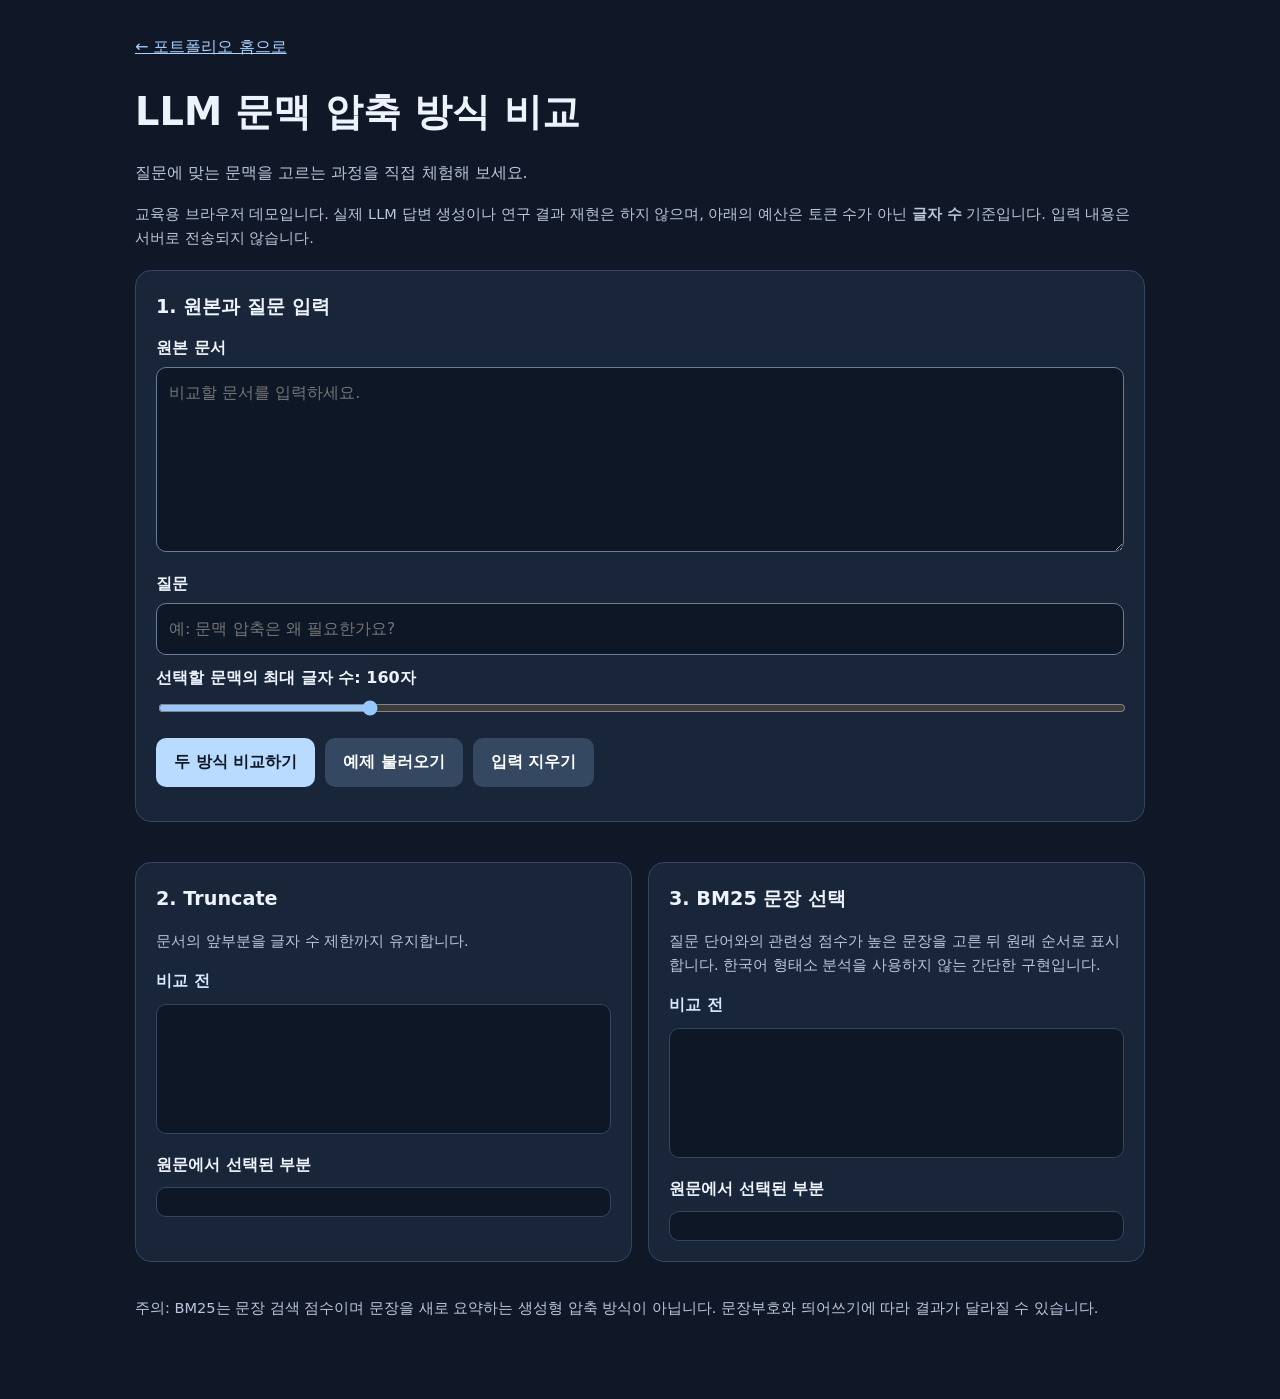
<file: site/static/demo/index.html>
<!doctype html>
<html lang="ko">
<head>
  <meta charset="utf-8">
  <meta name="viewport" content="width=device-width, initial-scale=1">
  <meta name="description" content="Truncate와 BM25를 비교하는 문맥 선택 교육용 데모">
  <title>LLM 문맥 압축 데모 | My Portfolio</title>
  <style>
    :root {color-scheme:dark; font-family:system-ui,'Malgun Gothic',sans-serif; background:#101827; color:#edf3fc}
    * {box-sizing:border-box}
    body {margin:0; line-height:1.65}
    main {max-width:1050px; margin:auto; padding:34px 20px 64px}
    a {color:#a9d0ff}
    h1 {font-size:clamp(1.6rem,4vw,2.4rem); margin:20px 0 8px}
    h2 {font-size:1.2rem; margin:0 0 12px}
    .muted {color:#b9c6db}
    .panel {background:#192538; border:1px solid #34465f; border-radius:16px; padding:20px; margin:20px 0}
    .grid {display:grid; grid-template-columns:1fr 1fr; gap:16px}
    textarea,input[type=text] {width:100%; border:1px solid #697d97; background:#0e1726; color:#fff; border-radius:10px; padding:12px; font:inherit}
    textarea {min-height:185px; resize:vertical}
    label {display:block; font-weight:700; margin:10px 0 6px}
    input[type=range] {width:100%; accent-color:#96c7ff}
    button {background:#b9dbff; border:0; color:#101827; padding:11px 18px; border-radius:10px; font:inherit; font-weight:700; cursor:pointer}
    button.secondary {background:#344862; color:#fff}
    button:hover {filter:brightness(1.08)}
    :focus-visible {outline:3px solid #ffdb7b; outline-offset:3px}
    .actions {display:flex; flex-wrap:wrap; gap:10px; margin-top:14px}
    .result {white-space:pre-wrap; overflow-wrap:anywhere; background:#0e1726; border:1px solid #34465f; border-radius:10px; padding:14px; min-height:130px}
    .coverage-graph {margin:0 0 14px}
    .coverage-track {height:12px; border-radius:999px; background:#344862; overflow:hidden}
    .coverage-fill {height:100%; background:#96c7ff; border-radius:999px}
    .preview-title {font-size:1rem; margin:18px 0 8px}
    .source-preview {white-space:pre-wrap; overflow-wrap:anywhere; padding:14px; border:1px solid #34465f; border-radius:10px; background:#0e1726; font-size:.9rem}
    .source-preview mark {background:#96c7ff; color:#101827; border-radius:3px}
    .stats {font-weight:700; color:#d4eaff; margin-bottom:10px}
    .note {font-size:.91rem; color:#b9c6db}
    @media(max-width:720px) {.grid {grid-template-columns:1fr} main {padding:20px 14px 48px} .panel{padding:15px}}
  </style>
</head>
<body>
<main>
  <a href="../">← 포트폴리오 홈으로</a>
  <h1>LLM 문맥 압축 방식 비교</h1>
  <p class="muted">질문에 맞는 문맥을 고르는 과정을 직접 체험해 보세요.</p>
  <p class="note">교육용 브라우저 데모입니다. 실제 LLM 답변 생성이나 연구 결과 재현은 하지 않으며, 아래의 예산은 토큰 수가 아닌 <strong>글자 수</strong> 기준입니다. 입력 내용은 서버로 전송되지 않습니다.</p>
  <section class="panel" aria-labelledby="input-title">
    <h2 id="input-title">1. 원본과 질문 입력</h2>
    <label for="context">원본 문서</label>
    <textarea id="context" maxlength="20000" placeholder="비교할 문서를 입력하세요."></textarea>
    <label for="question">질문</label>
    <input id="question" type="text" maxlength="300" placeholder="예: 문맥 압축은 왜 필요한가요?">
    <label for="budget">선택할 문맥의 최대 글자 수: <output id="budget-value" for="budget">160</output>자</label>
    <input id="budget" type="range" min="40" max="600" step="20" value="160">
    <div class="actions">
      <button type="button" id="compare">두 방식 비교하기</button>
      <button type="button" id="example" class="secondary">예제 불러오기</button>
      <button type="button" id="clear" class="secondary">입력 지우기</button>
    </div>
    <p class="note" id="message" role="status" aria-live="polite"></p>
  </section>
  <section class="grid" aria-label="압축 결과 비교">
    <div class="panel">
      <h2>2. Truncate</h2>
      <p class="note">문서의 앞부분을 글자 수 제한까지 유지합니다.</p>
      <div id="truncate-stats" class="stats">비교 전</div>
      <div id="truncate-result" class="result" aria-live="polite"></div>
      <h3 class="preview-title">원문에서 선택된 부분</h3>
      <div id="truncate-preview" class="source-preview"></div>
    </div>
    <div class="panel">
      <h2>3. BM25 문장 선택</h2>
      <p class="note">질문 단어와의 관련성 점수가 높은 문장을 고른 뒤 원래 순서로 표시합니다. 한국어 형태소 분석을 사용하지 않는 간단한 구현입니다.</p>
      <div id="bm25-stats" class="stats">비교 전</div>
      <div id="bm25-result" class="result" aria-live="polite"></div>
      <h3 class="preview-title">원문에서 선택된 부분</h3>
      <div id="bm25-preview" class="source-preview"></div>
    </div>
  </section>
  <p class="note">주의: BM25는 문장 검색 점수이며 문장을 새로 요약하는 생성형 압축 방식이 아닙니다. 문장부호와 띄어쓰기에 따라 결과가 달라질 수 있습니다.</p>
</main>
<script src="./truncate.js"></script>
<script src="./bm25.js"></script>
<script>
'use strict';
const $ = id => document.getElementById(id);
function highlightQuestionTerms(container, text, question) {
  const terms = new Set(tokenize(question));
  container.textContent = '';

  for (const part of text.split(/([가-힣a-z0-9]+)/gi)) {
    if (!part) continue;

    if (terms.has(part.toLowerCase())) {
      const mark = document.createElement('mark');
      mark.textContent = part;
      mark.style.backgroundColor = '#fde68a';
      mark.style.color = '#111827';
      mark.style.borderRadius = '3px';
      container.appendChild(mark);
    } else {
      container.appendChild(document.createTextNode(part));
    }
  }
}
function renderSourcePreview(name, original, selected) {
  const container = $(name + '-preview');
  container.textContent = '';

  const ranges = [];

  if (name === 'truncate') {
    if (selected.length) ranges.push([0, selected.length]);
  } else {
    const selectedIndices = new Set(bm25SelectedScores.map(item => item.index - 1));
    const regex = /[^.!?\n]+[.!?]?/g;
    let match;
    let sentenceIndex = 0;

    while ((match = regex.exec(original)) !== null) {
      const sentence = match[0].trim();
      if (!sentence) continue;

      if (selectedIndices.has(sentenceIndex)) {
        const start = match.index + match[0].indexOf(sentence);
        ranges.push([start, start + sentence.length]);
      }
      sentenceIndex++;
    }
  }

  let position = 0;
  for (const [start, end] of ranges) {
    container.appendChild(document.createTextNode(original.slice(position, start)));

    const mark = document.createElement('mark');
    mark.textContent = original.slice(start, end);
    container.appendChild(mark);

    position = end;
  }

  container.appendChild(document.createTextNode(original.slice(position)));
}
function updateResult(name, original, selected) {
  if (name === 'bm25' && selected) {
    highlightQuestionTerms($(name+'-result'), selected, $('question').value);

    const scoreInfo = document.createElement('div');
    scoreInfo.style.marginTop = '16px';
    scoreInfo.style.fontSize = '0.85em';
    scoreInfo.style.color = '#b8cbe5';

    const scores = [...bm25SelectedScores].sort((a, b) => b.score - a.score);
    scoreInfo.textContent = '선택 문장별 BM25 점수 (높은 순): ' +
      scores.map(item =>
        `원문 ${item.index}번째 문장 ${item.score.toFixed(3)}점`
      ).join(' / ');

    $(name+'-result').appendChild(scoreInfo);
  } else {
  $(name+'-result').textContent=selected || (name === 'bm25' ? '질문과 일치하는 단어가 없어 문장을 선택하지 못했거나, 선택 가능한 문장이 글자 수 제한을 초과했습니다. 질문 또는 글자 수 제한을 조정해 주세요.' : '선택된 문장이 없습니다.');
  }
  const reduction=original.length ? Math.round(100*(1-selected.length/original.length)) : 0;
  const questionTerms = new Set(tokenize($('question').value));
  const selectedTerms = new Set(tokenize(selected));
  const matchedCount = [...questionTerms].filter(term => selectedTerms.has(term)).length;
  $(name+'-stats').textContent =
    `${original.length}자 → ${selected.length}자 · 길이 감소 ${reduction}% · 질문 일치 단어 ${matchedCount}/${questionTerms.size}개`;

  const coverage = questionTerms.size ? Math.round(100 * matchedCount / questionTerms.size) : 0;
  const graph = document.createElement('div');
  graph.className = 'coverage-graph';

  const track = document.createElement('div');
  track.className = 'coverage-track';
  track.setAttribute('role', 'progressbar');
  track.setAttribute('aria-label', '질문 일치 단어 비율');
  track.setAttribute('aria-valuemin', '0');
  track.setAttribute('aria-valuemax', '100');
  track.setAttribute('aria-valuenow', String(coverage));

  const fill = document.createElement('div');
  fill.className = 'coverage-fill';
  fill.style.width = coverage + '%';
  track.appendChild(fill);

  const label = document.createElement('div');
  label.className = 'note';
  label.textContent = `질문 일치율 ${coverage}%`;

  graph.appendChild(track);
  graph.appendChild(label);

  const stats = $(name+'-stats');
  const oldGraph = stats.parentElement.querySelector('.coverage-graph');
  if (oldGraph) oldGraph.remove();
  stats.insertAdjacentElement('afterend', graph);
}
$('budget').addEventListener('input',()=>{$('budget-value').textContent=$('budget').value;});
$('example').addEventListener('click',()=>{
  $('context').value='긴 문서를 언어 모델에 그대로 전달하면 입력 토큰이 많아집니다. 문맥 압축은 필요한 정보를 선별해 입력 길이를 줄이는 접근입니다. Truncate는 문서 앞부분부터 일정 길이까지만 유지합니다. 따라서 중요한 내용이 뒤에 있으면 누락될 수 있습니다. BM25는 질문의 단어와 문장 사이의 관련성을 계산하는 검색 기법입니다. BM25를 사용하면 질문과 가까운 문장을 우선 선택할 수 있습니다. 다만 질문의 의미를 깊게 이해하거나 답변 정확도를 보장하지는 않습니다.';
  $('question').value='BM25는 질문과 관련된 문장을 어떻게 선택하나요?';
  $('message').textContent='예제 문서를 불러왔습니다. 비교하기를 눌러주세요.';
});
$('clear').addEventListener('click',()=>{
  $('context').value='';$('question').value='';$('message').textContent='입력을 지웠습니다.';
  for(const name of ['truncate','bm25']) {
    $(name+'-result').textContent='';
    $(name+'-stats').textContent='비교 전';
    const graph = $(name+'-stats').parentElement.querySelector('.coverage-graph');
    if (graph) graph.remove();
    $(name + '-preview').textContent = '';
  }
});
function invalidateResults() {
  for (const name of ['truncate', 'bm25']) {
    $(name + '-result').textContent = '';
    $(name + '-stats').textContent = '비교 전';
    const graph = $(name + '-stats').parentElement.querySelector('.coverage-graph');
    if (graph) graph.remove();
    $(name + '-preview').textContent = '';
  }
  $('message').textContent = '입력 내용이 변경되었습니다. 다시 비교해 주세요.';
}

$('context').addEventListener('input', invalidateResults);
$('question').addEventListener('input', invalidateResults);

$('compare').addEventListener('click',()=>{
  const text=$('context').value.trim(), question=$('question').value.trim(), budget=Number($('budget').value);
  if(!text || !question) {$('message').textContent='문서와 질문을 모두 입력해 주세요.'; return;}
  const truncate=truncateContext(text,budget);
  const bm25=chooseBM25(text,question,budget);
  updateResult('truncate',text,truncate);
  updateResult('bm25',text,bm25);
  renderSourcePreview('truncate', text, truncate);
  renderSourcePreview('bm25', text, bm25);
  $('message').textContent='비교가 완료됐습니다. 선택된 문맥의 내용과 길이를 확인하세요.';
});
</script>
</body>
</html>
</file>
